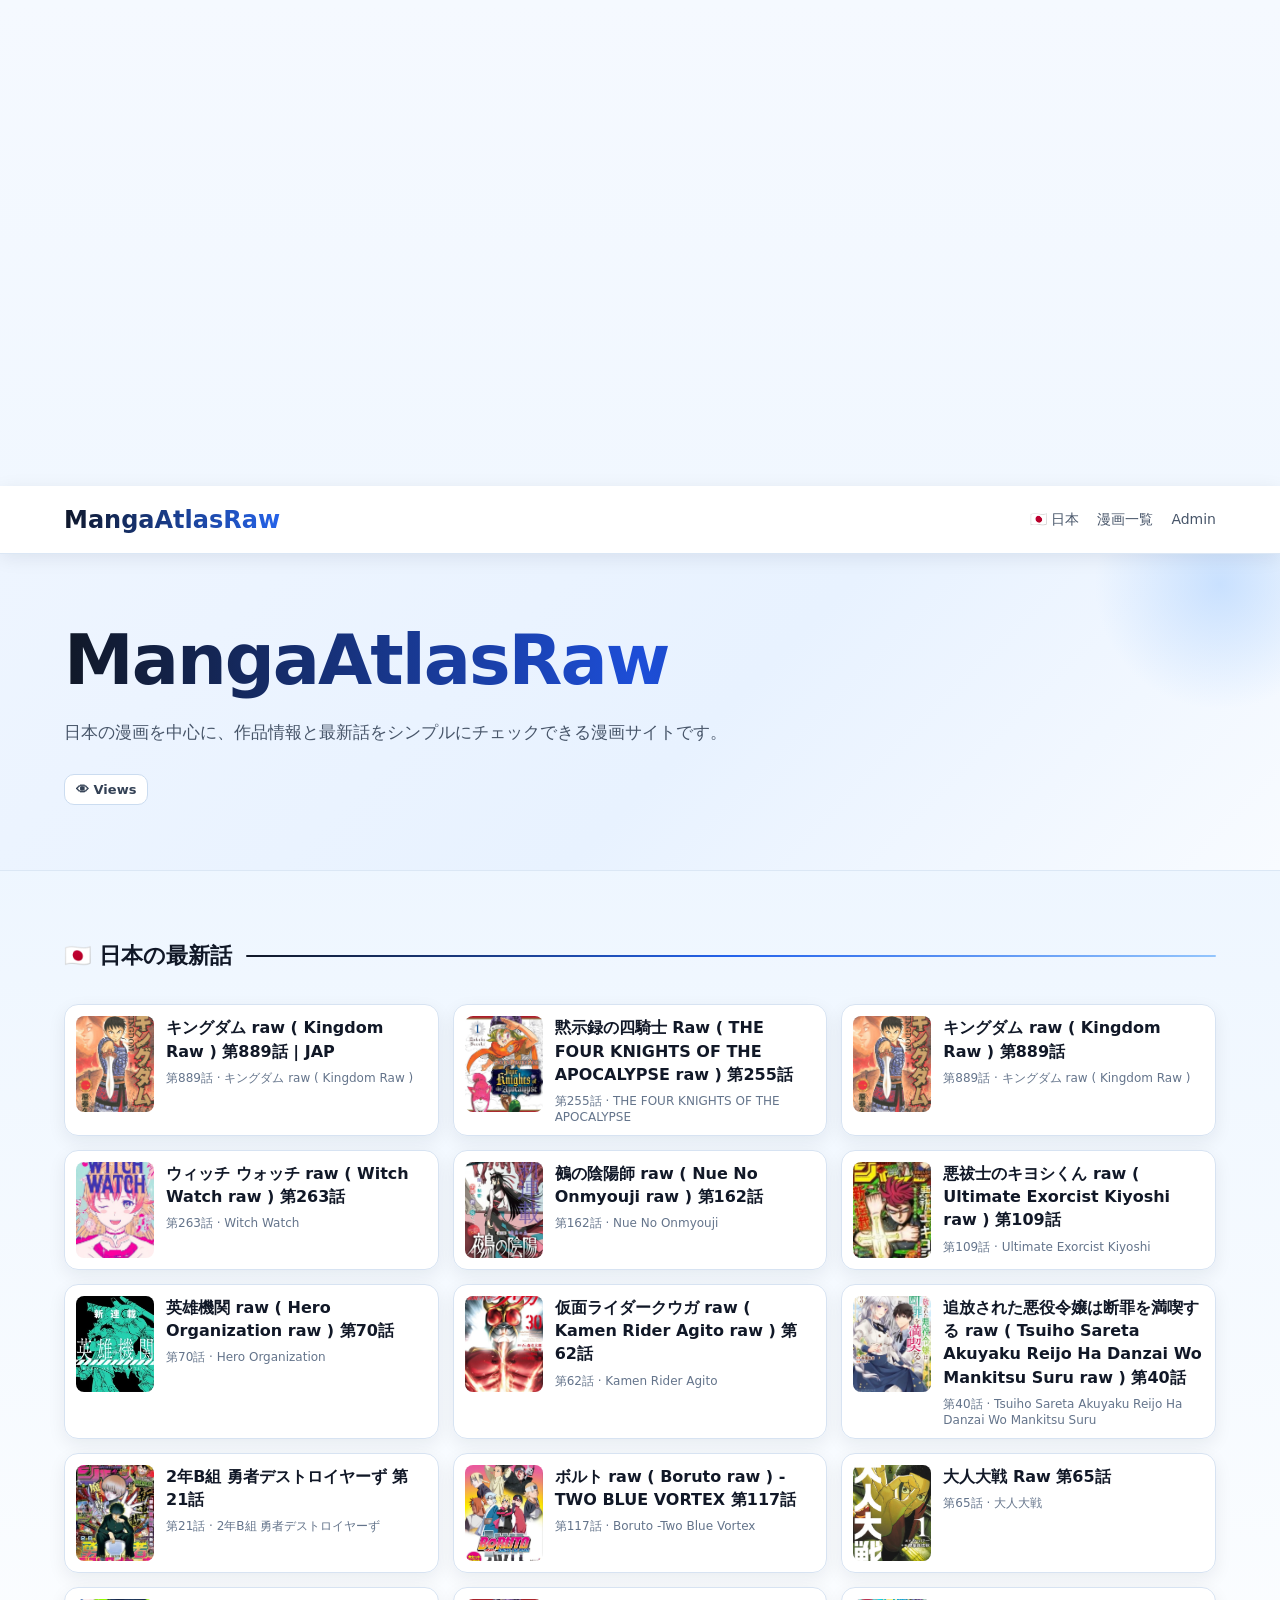
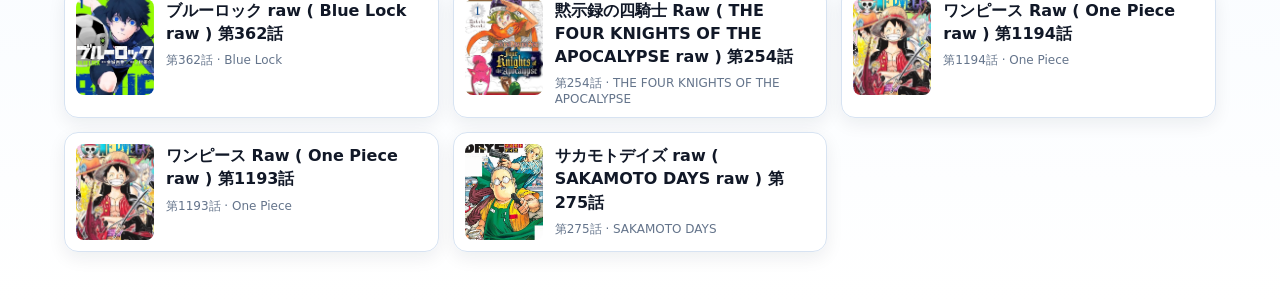
<file: index.html>
<!doctype html><html lang="ja"><head><meta charset="utf-8"><meta name="viewport" content="width=device-width,initial-scale=1"><meta name="robots" content="index,follow,max-image-preview:large"><meta name="google-site-verification" content="ctFdojnxc7KXyHKZDaj0AqbMx8isbiw1KwHguN1EZ-A"><meta name="description" content="MangaAtlasRaw — 日本の漫画・最新話・RAW情報をチェック。"><title>MangaAtlasRaw — 日本漫画 最新話</title><script async src="https://www.googletagmanager.com/gtag/js?id=G-544WYD9J9V"></script><script>window.dataLayer=window.dataLayer||[];function gtag(){dataLayer.push(arguments)}gtag('js',new Date());gtag('config','G-544WYD9J9V',{page_title:document.title,page_location:location.href});</script><script src="https://pl31308913.profitableratecpmnetwork.com/e6/f6/f8/e6f6f8c321e52f22c40bb3ceda4eba26.js"></script><script async="async" data-cfasync="false" src="https://pl31308912.profitableratecpmnetwork.com/241db8dec4fa0662ca180daf37a5270d/invoke.js"></script><style>*{box-sizing:border-box}body{margin:0;background:linear-gradient(180deg,#f5f9ff 0,#eef6ff 45%,#fff 100%);color:#111827;font-family:Inter,system-ui,-apple-system,BlinkMacSystemFont,"Segoe UI",sans-serif}a{text-decoration:none;color:inherit}.ad-top{max-width:1080px;margin:12px auto;text-align:center;overflow:hidden;min-height:90px}.ad-box{max-width:1080px;margin:8px auto;text-align:center;overflow:hidden;min-height:90px}.ad-300{width:300px;min-height:250px;margin:16px auto;text-align:center;overflow:hidden}.nav{min-height:68px;display:flex;align-items:center;justify-content:space-between;padding:0 5%;border-bottom:1px solid #dbe7f5;background:rgba(255,255,255,.94);backdrop-filter:blur(14px);position:sticky;top:0;z-index:10;box-shadow:0 4px 18px rgba(15,23,42,.08)}.brand{font-size:24px;font-weight:900;background:linear-gradient(90deg,#0f172a,#2563eb);-webkit-background-clip:text;background-clip:text;color:transparent}.navlinks{display:flex;gap:18px;color:#475569;font-size:14px}.navlinks a:hover{color:#2563eb}.hero{padding:65px 5%;background:linear-gradient(135deg,#eef5ff,#e8f2ff 55%,#f8fbff);border-bottom:1px solid #dbe7f5;position:relative;overflow:hidden}.hero:after{content:"";position:absolute;width:260px;height:260px;right:-70px;top:-100px;border-radius:50%;background:radial-gradient(circle,#bfdbfe,transparent 68%);opacity:.8}h1{font-size:clamp(40px,6vw,70px);margin:0 0 14px;letter-spacing:-2px;background:linear-gradient(90deg,#111827,#1d4ed8,#0f172a);-webkit-background-clip:text;background-clip:text;color:transparent}.hero p{max-width:700px;color:#475569;font-size:17px;line-height:1.7}.section{max-width:1380px;margin:auto;padding:28px 5%}.country{padding:24px 0}.head{display:flex;gap:14px;align-items:center;margin-bottom:15px}.head h2{font-size:22px;color:#111827}.line{height:2px;background:linear-gradient(90deg,#111827,#2563eb,#93c5fd);flex:1;border-radius:99px}.grid{display:grid;grid-template-columns:repeat(3,1fr);gap:14px}.card{display:grid;grid-template-columns:78px 1fr;gap:12px;padding:11px;border:1px solid #d7e3f2;border-radius:14px;background:rgba(255,255,255,.97);min-height:116px;box-shadow:0 6px 18px rgba(15,23,42,.07);transition:.2s}.card:hover{transform:translateY(-3px);box-shadow:0 12px 28px rgba(37,99,235,.13);border-color:#93b8e8}.card img{width:78px;height:96px;object-fit:cover;border-radius:8px;background:#edf4fc}.card strong{color:#111827;line-height:1.45}.muted{color:#64748b;font-size:12px;margin-top:7px}.site-views{margin-top:10px;display:inline-flex;align-items:center;gap:6px;padding:7px 11px;border:1px solid #cbdcf0;border-radius:10px;background:#fff;color:#334155;font-size:13px;font-weight:800}.empty{padding:20px;color:#64748b;border:1px dashed #a9bfdc;border-radius:12px;background:#f7faff}@media(max-width:900px){.grid{grid-template-columns:1fr 1fr}}@media(max-width:560px){.nav{padding:14px 5%;align-items:flex-start;gap:12px}.navlinks{gap:10px;flex-wrap:wrap}.hero{padding:45px 5%}.grid{grid-template-columns:1fr}.ad-top,.ad-box{margin:8px 10px 0;min-height:90px}.ad-300{margin:14px auto;max-width:300px}}</style></head><body><div class="ad-top"><div id="container-241db8dec4fa0662ca180daf37a5270d"></div></div><div class="ad-box"><script>atOptions={'key':'6173ef1999ebd52c8891bdd5077f67e0','format':'iframe','height':90,'width':728,'params':{}};</script><script src="https://www.highrevenueformat.com/6173ef1999ebd52c8891bdd5077f67e0/invoke.js"></script></div><div class="ad-300"><script>atOptions={'key':'59e13fba00d47fbe3dee2ea68433a0b8','format':'iframe','height':250,'width':300,'params':{}};</script><script src="https://www.highrevenueformat.com/59e13fba00d47fbe3dee2ea68433a0b8/invoke.js"></script></div><nav class="nav"><a class="brand" href="./">MangaAtlasRaw</a><div class="navlinks"><a href="#japan">🇯🇵 日本</a><a href="country.html?country=JP">漫画一覧</a><a href="admin/">Admin</a></div></nav><header class="hero"><h1>MangaAtlasRaw</h1><p>日本の漫画を中心に、作品情報と最新話をシンプルにチェックできる漫画サイトです。</p><div id="siteViews" class="site-views">👁 Views</div></header><main id="app" class="section"><div class="empty">漫画を読み込み中…</div></main><script>const esc=v=>String(v??'').replace(/[&<>"']/g,m=>({'&':'&amp;','<':'&lt;','>':'&gt;','"':'&quot;',"'":'&#039;'}[m]));const base=location.origin+location.pathname.replace(/\/[^/]*$/,'/');async function setupSiteViews(){const el=document.getElementById('siteViews'),url='https://counterapi.com/api/mangaatlasraw.github.io/view/homepage';for(let i=0;i<4;i++){try{const r=await fetch(url+'?t='+Date.now(),{cache:'no-store'});if(!r.ok)throw new Error();const d=await r.json();if(typeof d.value==='number'){el.textContent='👁 '+d.value.toLocaleString()+' views';return}}catch(e){await new Promise(r=>setTimeout(r,600*(i+1)))}}el.textContent='👁 Views'}setupSiteViews();try{gtag('event','homepage_view',{page_title:document.title,page_location:location.href,content_type:'homepage'})}catch(e){}async function init(){try{const d=await fetch(base+'data/content.json?v='+Date.now(),{cache:'no-store'}).then(r=>r.json()),by=new Map((d.mangas||[]).map(m=>[m.id,m])),latest=[...(d.chapters||[])].filter(x=>x.country==='JP').sort((a,b)=>Date.parse(b.createdAt||b.updatedAt||'')-Date.parse(a.createdAt||a.updatedAt||'')||Number(b.number)-Number(a.number));document.getElementById('app').innerHTML='<section id="japan" class="country"><div class="head"><h2>🇯🇵 日本の最新話</h2><div class="line"></div></div><div class="grid">'+(latest.length?latest.slice(0,60).map(ch=>{const m=by.get(ch.mangaId)||{},u=m.cover?(m.cover.startsWith('http')?m.cover:base+m.cover):'https://placehold.co/300x400/f1f3f6/596273?text=Manga';return `<a class="card" href="chapter.html?slug=${encodeURIComponent(ch.slug)}"><img src="${esc(u)}" alt="${esc(m.title||'漫画')} cover" loading="lazy"><div><strong>${esc(ch.title||((m.title||'漫画')+' 第'+ch.number+'話'))}</strong><div class="muted">第${esc(ch.number)}話 · ${esc(m.title||'漫画')}</div></div></a>`}).join(''):'<div class="empty">まだ漫画・最新話は登録されていません。</div>')+'</div></section>'}catch(e){console.error(e);document.getElementById('app').innerHTML='<div class="empty">コンテンツを読み込めませんでした。</div>'}}init();</script></body></html>
</file>
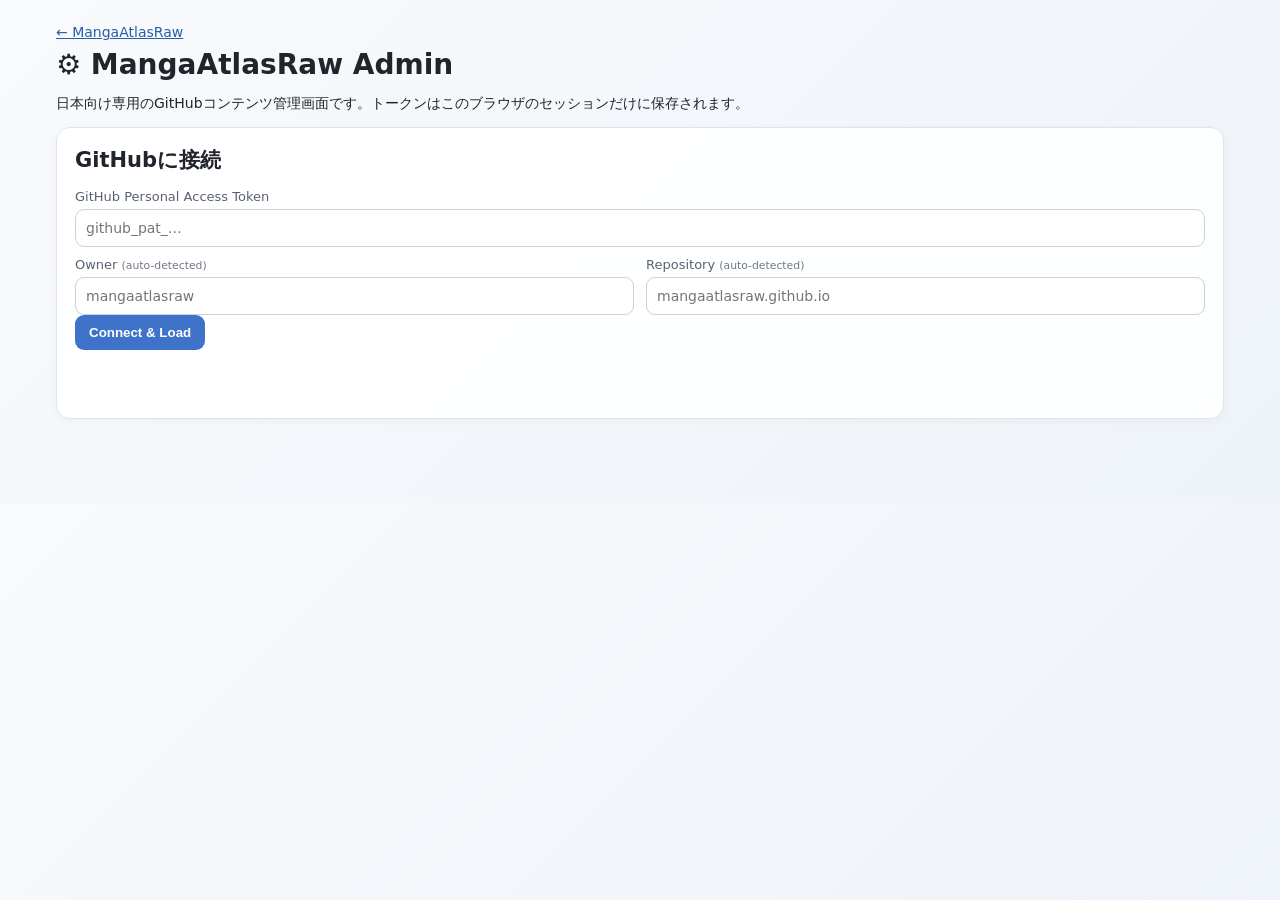
<file: admin/index.html>
<!doctype html><html lang="ja"><head><meta charset="utf-8"><meta name="viewport" content="width=device-width,initial-scale=1"><meta name="robots" content="noindex,nofollow"><meta name="google-site-verification" content="ctFdojnxc7KXyHKZDaj0AqbMx8isbiw1KwHguN1EZ-A"><title>MangaAtlasRaw Admin</title><link rel="stylesheet" href="admin.css?v=20260912"></head><body><div class="wrap"><header><a href="../">← MangaAtlasRaw</a><h1>⚙️ MangaAtlasRaw Admin</h1><p>日本向け専用のGitHubコンテンツ管理画面です。トークンはこのブラウザのセッションだけに保存されます。</p></header><section id="login" class="panel"><h2>GitHubに接続</h2><label>GitHub Personal Access Token</label><input id="token" type="password" autocomplete="off" placeholder="github_pat_…"><div class="grid2"><div><label>Owner <small>(auto-detected)</small></label><input id="owner" placeholder="mangaatlasraw"></div><div><label>Repository <small>(auto-detected)</small></label><input id="repo" placeholder="mangaatlasraw.github.io"></div></div><button id="connect">Connect & Load</button><p id="loginStatus" class="status"></p></section><section id="app" class="hidden"><div class="toolbar panel"><div><b id="repoLabel"></b><span> · main</span></div><div><button class="secondary" id="refresh">Refresh</button><button class="secondary" id="logout">Forget token</button><a class="button secondary" href="../">Open site</a></div></div><div id="status" class="status"></div><section class="panel"><h2>Dashboard</h2><div id="stats" class="stats"></div></section><section class="panel"><h2>日本漫画管理</h2><div class="grid2"><div><label>Title</label><input id="mTitle"></div><div><label>Native title</label><input id="mNative"></div><div><label>Slug</label><input id="mSlug" placeholder="one-piece"></div><div><label>Country</label><select id="mCountry"><option value="JP">🇯🇵 Japan</option></select></div><div><label>Language</label><input id="mLanguage" value="Japanese" placeholder="Japanese"></div><div><label>Status</label><select id="mStatus"><option>Ongoing</option><option>Completed</option><option>Hiatus</option></select></div><div><label>Author</label><input id="mAuthor"></div><div><label>Artist</label><input id="mArtist"></div><div><label>Publisher</label><input id="mPublisher"></div><div><label>Magazine</label><input id="mMagazine"></div><div><label>Release date</label><input id="mRelease" type="date"></div><div><label>Official URL</label><input id="mOfficial" type="url"></div></div><label>Description</label><textarea id="mDescription"></textarea><label>Genres / keywords <small>comma separated</small></label><input id="mGenres" placeholder="Action, Shonen, Manga RAW"><div class="uploadline"><div><label>Cover image</label><input id="mCover" type="file" accept="image/jpeg,image/png,image/webp"></div><button id="saveManga">Add manga</button><button class="secondary" id="resetManga">Reset</button></div><div id="mangaList" class="list"></div></section><section class="panel"><h2>Chapter management</h2><div class="grid2"><div><label>Manga</label><select id="cManga"></select></div><div><label>Chapter number</label><input id="cNumber" type="number" min="0" step="0.1"></div><div><label>Chapter title</label><input id="cTitle"></div><div><label>URL slug</label><input id="cSlug" placeholder="one-piece-raw-1193"></div><div><label>Country</label><select id="cCountry"><option value="JP">🇯🇵 Japan</option></select></div></div><div class="actions"><button id="saveChapter">Add chapter</button><button class="secondary" id="resetChapter">Reset</button></div><div id="chapterList" class="list"></div></section><section id="uploadPanel" class="panel hidden"><h2>Chapter images</h2><p id="selectedChapter" class="muted"></p><div class="parts"><div class="part"><b>Part 1 — images 1–25</b><input id="pages1" type="file" accept="image/jpeg,image/png,image/webp" multiple><small>Max 25 files</small><button id="upload1">Upload Part 1</button><pre id="progress1"></pre></div><div class="part"><b>Part 2 — images 26–50</b><input id="pages2" type="file" accept="image/jpeg,image/png,image/webp" multiple><small>Max 25 files</small><button id="upload2">Upload Part 2</button><pre id="progress2"></pre></div></div><button class="danger" id="clearImages">Delete all chapter images</button></section></section><script>(()=>{const nativeFetch=window.fetch;let replaceStarted=false;window.fetch=async function(input,init={}){const isChapterPut=typeof input==='string'&&/\/contents\/chapter-images\//.test(input)&&String(init.method||'GET').toUpperCase()==='PUT'&&init.body;if(isChapterPut&&!replaceStarted){try{const body=typeof init.body==='string'?JSON.parse(init.body):null;const url=typeof input==='string'?input:input.url;const path=decodeURIComponent(url.split('/contents/')[1].split('?')[0]);if(body&&/\/page-001\.webp$/.test(path)){const dir=path.substring(0,path.lastIndexOf('/'));const listUrl=url.split('/contents/')[0]+'/contents/'+dir+'?ref='+encodeURIComponent(body.branch||'main');const list=await nativeFetch(listUrl,{method:'GET',headers:init.headers||{},cache:'no-store'});if(list.ok){const files=await list.json();for(const f of Array.isArray(files)?files:[]){if(f.type!=='file')continue;await nativeFetch(url.split('/contents/')[0]+'/contents/'+f.path.split('/').map(encodeURIComponent).join('/'),{method:'DELETE',headers:init.headers||{},body:JSON.stringify({message:'Replace chapter images - delete old '+f.path,sha:f.sha,branch:body.branch||'main'}),cache:'no-store'})}}replaceStarted=true}catch(_){}}let attempt=0;while(true){let res;try{res=await nativeFetch(input,init)}catch(err){if(attempt>=7)throw err;await new Promise(r=>setTimeout(r,800+attempt*900));attempt++;continue}if(res.status!==409||!init||!init.body||attempt>=7)return res;let body,url;try{body=typeof init.body==='string'?JSON.parse(init.body):null;url=typeof input==='string'?input:input.url}catch(_){return res}if(!body||!body.content||body.sha===undefined)return res;const base=url.split('?')[0],ref=body.branch||'main';await new Promise(r=>setTimeout(r,400+attempt*600));let get;try{get=await nativeFetch(base+'?ref='+encodeURIComponent(ref),{method:'GET',headers:init.headers||{},cache:'no-store'})}catch(_){attempt++;continue}if(!get.ok)return res;const current=await get.json();if(!current.sha)return res;body.sha=current.sha;init={...init,body:JSON.stringify(body)};attempt++}}})();</script><script src="admin.js?v=20260913-6"></script><script>(()=>{const stableUpload=async(path,file)=>{const buf=new Uint8Array(await file.arrayBuffer()),encoded=path.split('/').map(encodeURIComponent).join('/');let payload={message:'Upload '+path,content:b64(buf),branch};for(let attempt=0;attempt<8;attempt++){try{return(await gh('/contents/'+encoded,{method:'PUT',body:JSON.stringify(payload)})).content.path}catch(e){const text=String(e.message||e);if(text.includes('409')){try{const old=await gh('/contents/'+encoded+'?ref='+encodeURIComponent(branch));if(old?.sha)payload={...payload,sha:old.sha}}catch(_){}await sleep(700+attempt*700);continue}if(attempt===7)throw e;await sleep(900+attempt*900)}}throw Error('Upload failed after retries.')};const reliableUploadPart=async(which)=>{const input=$(which===1?'pages1':'pages2'),out=$(which===1?'progress1':'progress2'),files=[...input.files].sort((a,b)=>a.name.localeCompare(b.name,undefined,{numeric:true,sensitivity:'base'}));let busy=false;try{if(busy)return;if(!editChapterId)throw Error('Select/save a chapter first.');if(!files.length)throw Error('Select images first.');if(files.length>25)throw Error('Maximum 25 images per part.');busy=true;input.disabled=true;$(which===1?'upload1':'upload2').disabled=true;out.textContent='';if(which===1){out.textContent='Removing old chapter images…\n';const latest0=await readDb(),c0=latest0.data.chapters.find(x=>x.id===editChapterId);if(!c0)throw Error('Chapter not found.');await deleteDir(`chapter-images/${c0.mangaId}/chapter-${c0.number}`);out.textContent+='✓ Old images removed.\n'}const latest=await readDb(),c=latest.data.chapters.find(x=>x.id===editChapterId);if(!c)throw Error('Chapter not found.');const min=which===1?1:26;let pages=which===1?[]:[...(c.pages||[])];for(let i=0;i<files.length;i++){out.textContent+=`Preparing ${i+1}/${files.length}…\n`;const f=await imageFile(files[i]);const n=min+i;const path=`chapter-images/${c.mangaId}/chapter-${c.number}/page-${String(n).padStart(3,'0')}.webp`;await stableUpload(path,f);pages[n-1]=path;out.textContent+=`✓ page ${n}\n`}c.pages=pages.filter(Boolean).sort((a,b)=>Number((a.match(/page-(\d+)/)||[])[1]||0)-Number((b.match(/page-(\d+)/)||[])[1]||0));c.updatedAt=new Date().toISOString();await writeDb(latest.data,latest.sha,`Upload chapter ${c.number} part ${which}`);db=latest.data;render();$('selectedChapter').textContent=`Selected: ${c.slug} · ${c.pages.length} registered pages`;out.textContent+='\n✓ Part uploaded successfully.';msg('✓ Chapter images saved to GitHub.')}catch(e){out.textContent+='\nERROR: '+e.message;msg('Error: '+e.message)}finally{busy=false;input.disabled=false;$(which===1?'upload1':'upload2').disabled=false}};$('upload1').onclick=()=>reliableUploadPart(1);$('upload2').onclick=()=>reliableUploadPart(2)})();</script></body></html>
</file>
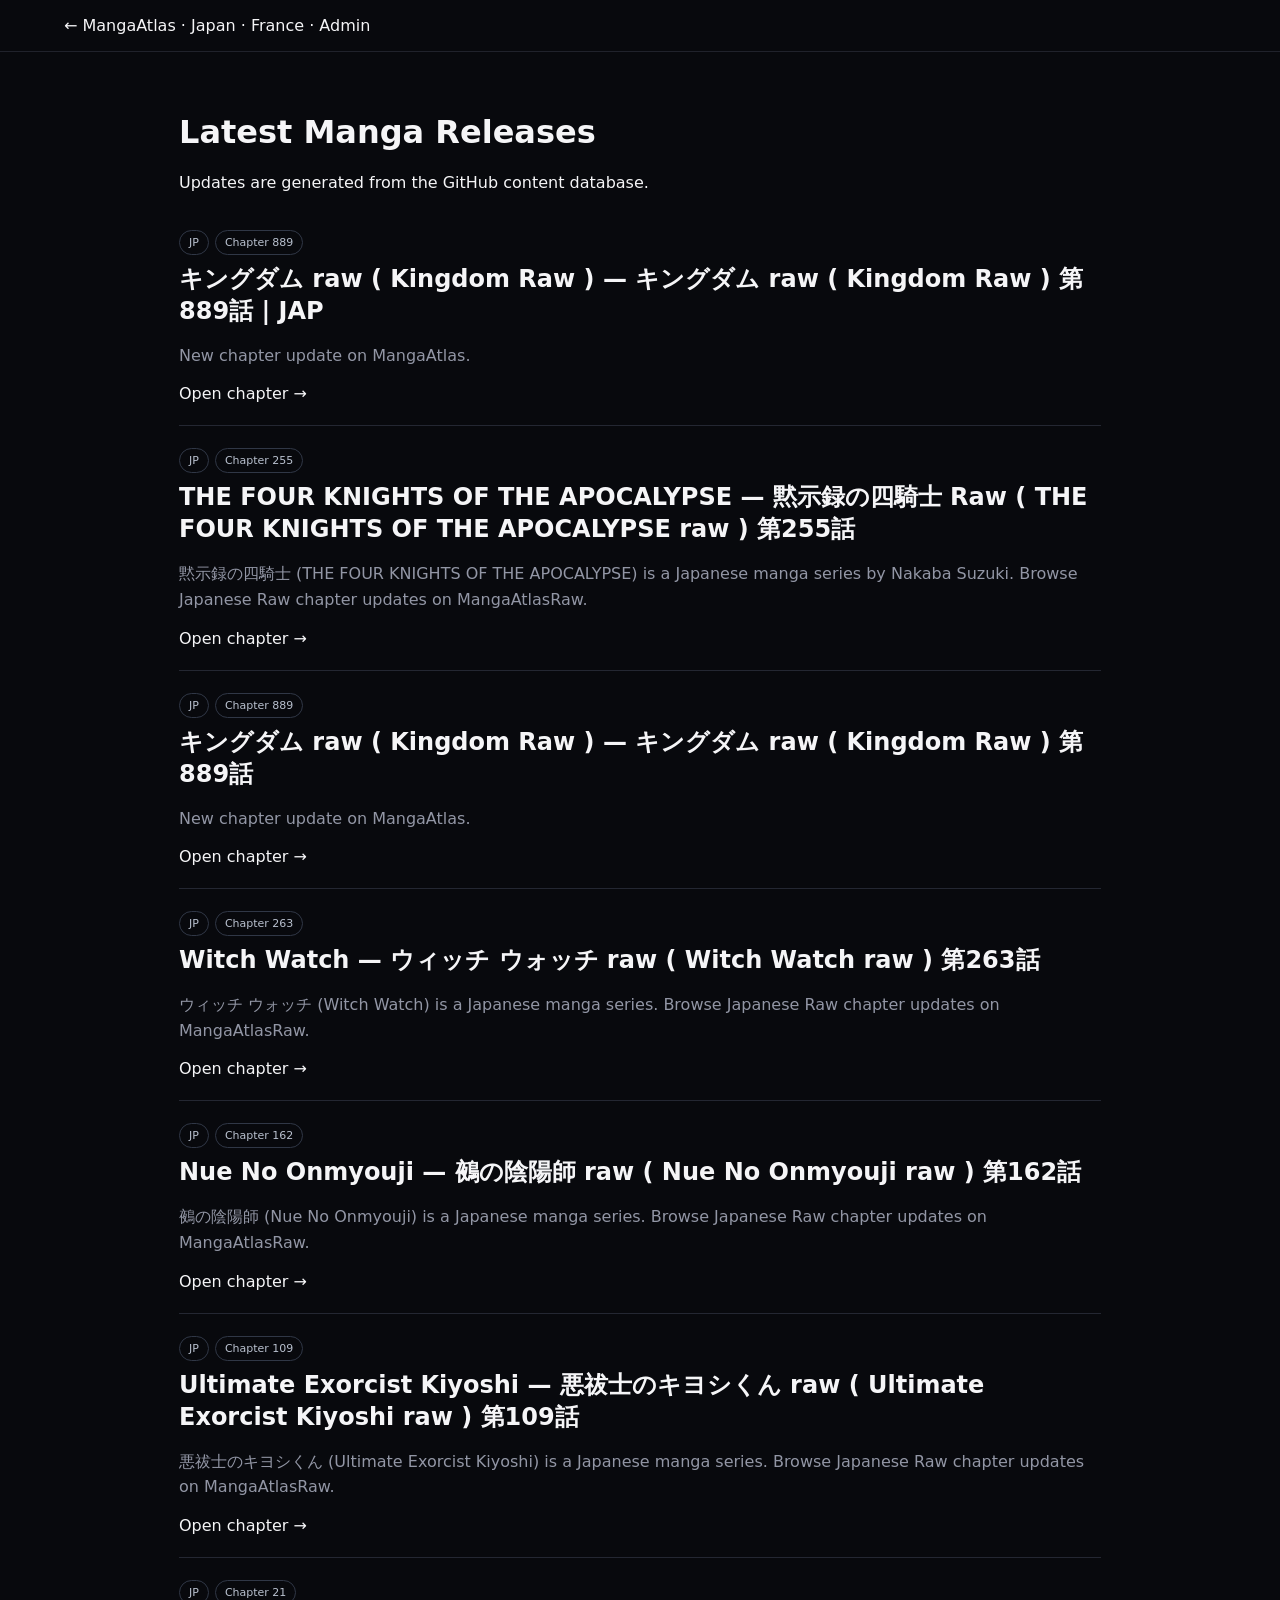
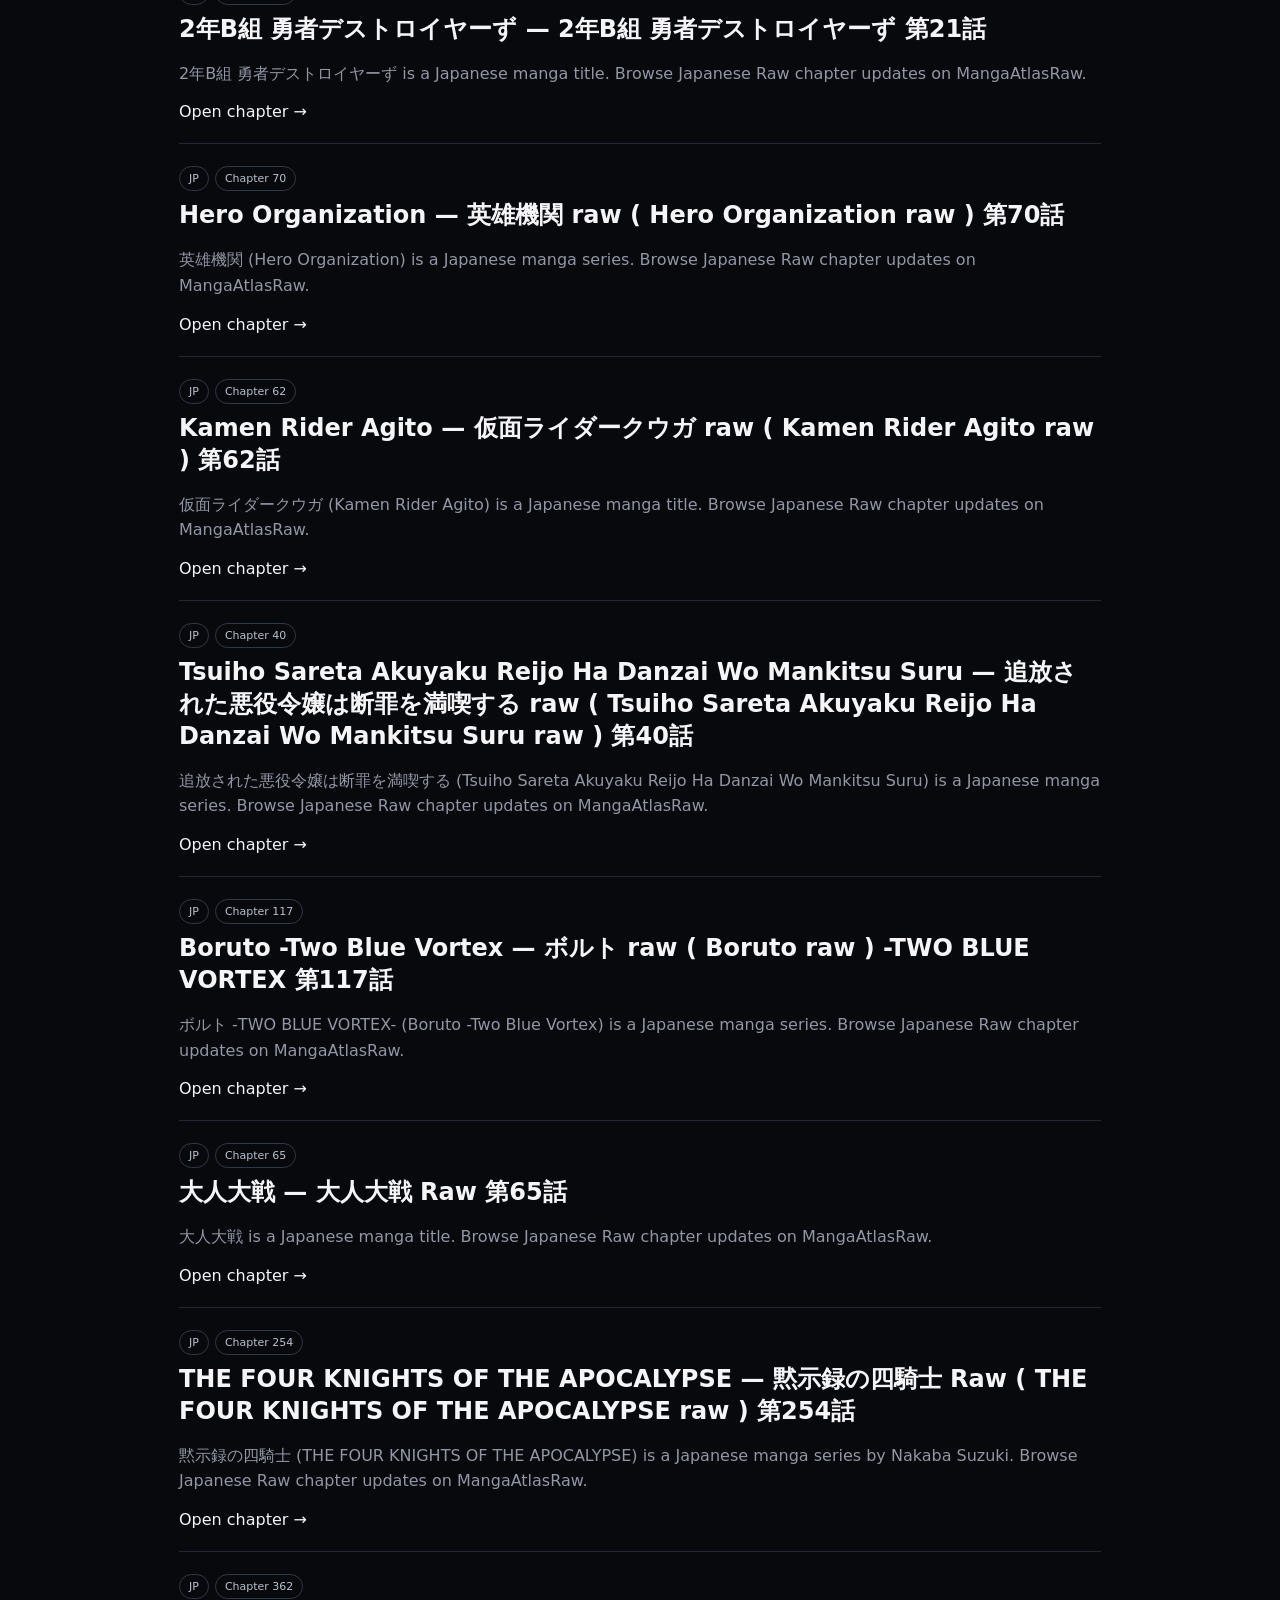
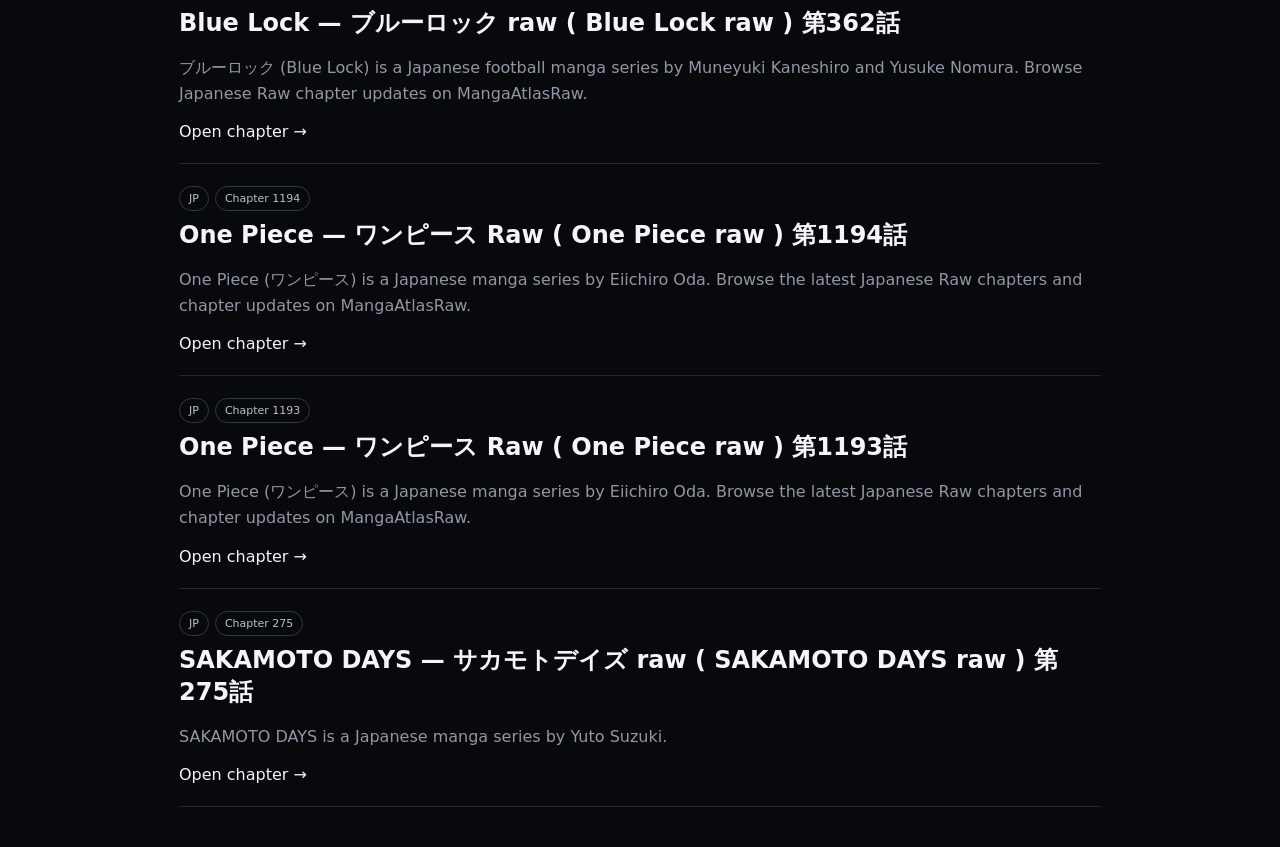
<file: blog.html>
<!doctype html><html lang="en"><head><meta charset="utf-8"><meta name="viewport" content="width=device-width,initial-scale=1"><meta name="robots" content="index,follow,max-image-preview:large"><meta name="google-site-verification" content="ctFdojnxc7KXyHKZDaj0AqbMx8isbiw1KwHguN1EZ-A"><meta name="description" content="MangaAtlas blog — latest manga releases and chapter updates."><link rel="canonical" href="./blog.html"><title>Manga Blog — Latest Releases | MangaAtlas</title><style>*{box-sizing:border-box}body{margin:0;background:#08090d;color:#f5f5f7;font-family:Inter,system-ui,sans-serif}a{color:inherit;text-decoration:none}.nav{padding:16px 5%;border-bottom:1px solid #20222b}.wrap{max-width:1050px;margin:auto;padding:40px 5%}.post{padding:22px 0;border-bottom:1px solid #242732}.post h2{margin:8px 0}.post p{color:#9296a5;line-height:1.6}.tag{display:inline-block;padding:5px 9px;border:1px solid #303746;border-radius:999px;color:#b9c1cf;font-size:11px;margin-right:6px}.empty{padding:25px;border:1px dashed #303340;color:#9296a5}</style></head><body><nav class="nav"><a href="./">← MangaAtlas</a> · <a href="country.html?country=JP">Japan</a> · <a href="country.html?country=FR">France</a> · <a href="admin/">Admin</a></nav><main class="wrap"><h1>Latest Manga Releases</h1><p>Updates are generated from the GitHub content database.</p><section id="posts"><div class="empty">Loading…</div></section></main><script>const esc=v=>String(v??'').replace(/[&<>"']/g,m=>({'&':'&amp;','<':'&lt;','>':'&gt;','"':'&quot;',"'":'&#039;'}[m]));const base=location.origin+location.pathname.replace(/\/[^/]*$/,'/');fetch(base+'data/content.json?v='+Date.now()).then(r=>r.json()).then(d=>{const by=new Map((d.mangas||[]).map(m=>[m.id,m])),rows=[...(d.chapters||[])].sort((a,b)=>Date.parse(b.createdAt||'')-Date.parse(a.createdAt||'')).slice(0,40);document.getElementById('posts').innerHTML=rows.length?rows.map(c=>{const m=by.get(c.mangaId)||{};return `<article class="post"><span class="tag">${esc(c.country||m.country||'Global')}</span><span class="tag">Chapter ${esc(c.number)}</span><h2>${esc(m.title||'Manga')} — ${esc(c.title||'Latest chapter')}</h2><p>${esc(m.description||'New chapter update on MangaAtlas.')}</p><a href="chapter.html?slug=${encodeURIComponent(c.slug)}">Open chapter →</a></article>`}).join(''):'<div class="empty">No releases yet.</div>'}).catch(()=>document.getElementById('posts').innerHTML='<div class="empty">Content could not be loaded.</div>');</script></body></html>
</file>
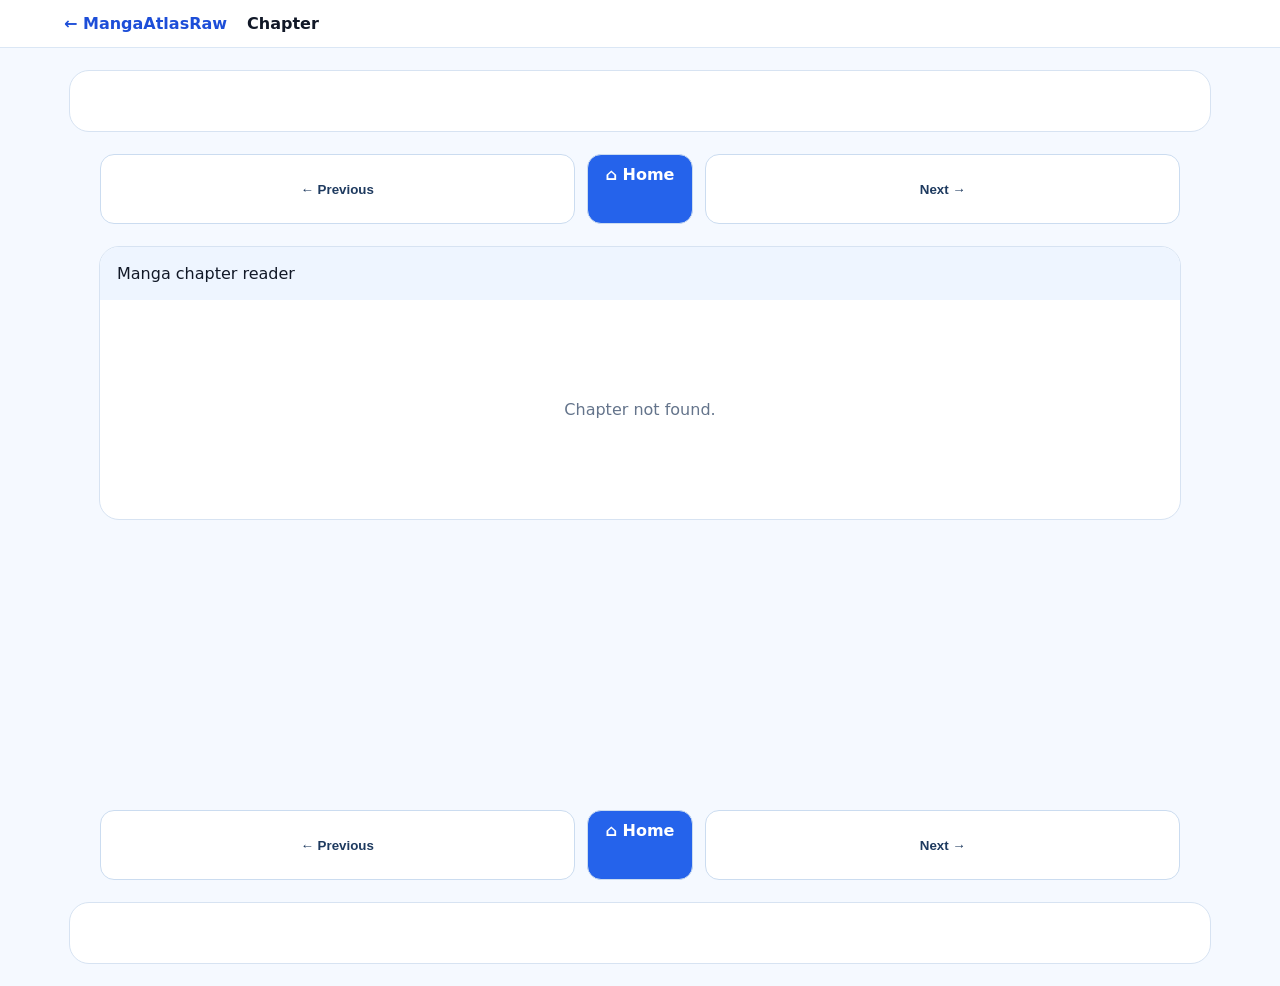
<file: chapter.html>
<!doctype html><html lang="ja"><head><meta charset="utf-8"><meta name="viewport" content="width=device-width,initial-scale=1"><meta name="robots" content="index,follow,max-image-preview:large"><meta name="google-site-verification" content="ctFdojnxc7KXyHKZDaj0AqbMx8isbiw1KwHguN1EZ-A"><meta id="desc" name="description" content="MangaAtlasRawで最新の漫画Raw話を確認できます。"><link id="canonical" rel="canonical"><title>Chapter | MangaAtlasRaw</title><script async src="https://www.googletagmanager.com/gtag/js?id=G-544WYD9J9V"></script><script>window.dataLayer=window.dataLayer||[];function gtag(){dataLayer.push(arguments)}gtag('js',new Date());gtag('config','G-544WYD9J9V',{send_page_view:false});</script><script src="https://pl31308913.profitableratecpmnetwork.com/e6/f6/f8/e6f6f8c321e52f22c40bb3ceda4eba26.js"></script><style>body{margin:0;background:#f5f9ff;color:#111827;font-family:Inter,system-ui,sans-serif}.bar{padding:14px 5%;background:#fff;border-bottom:1px solid #dbe7f5}.bar a{color:#1d4ed8;text-decoration:none;font-weight:800}.bar strong{margin-left:20px}.seo-top,.reader-wrap,.seo-bottom{max-width:1080px;margin:22px auto}.seo-top,.seo-bottom{background:#fff;border:1px solid #d7e3f2;border-radius:20px;padding:30px;line-height:1.8}.seo-top h1,.seo-bottom h2{color:#1d4ed8}.reader-wrap{background:#fff;border:1px solid #d7e3f2;border-radius:20px;overflow:hidden}.reader-head{padding:17px;background:#eef5ff}.page{display:block;width:100%;height:auto}.empty,.error{text-align:center;padding:100px 20px;color:#64748b}.chapter-nav{max-width:1080px;margin:18px auto;display:grid;grid-template-columns:1fr auto 1fr;gap:12px}.chapter-nav a,.chapter-nav button{min-height:48px;border:1px solid #cbdcf0;border-radius:14px;background:#fff;color:#1e3a5f;text-decoration:none;font-weight:900;padding:10px 18px}.chapter-nav .home{background:#2563eb;color:#fff}.ad-between{max-width:1080px;margin:18px auto;text-align:center;min-height:250px}.ad-between .ad-300{width:300px;min-height:250px;margin:auto}@media(max-width:600px){.seo-top,.seo-bottom,.reader-wrap,.chapter-nav{margin-left:10px;margin-right:10px}.chapter-nav{grid-template-columns:1fr 1fr}.chapter-nav .home{grid-column:1/-1}} </style></head><body><header class="bar"><a id="back" href="./">← MangaAtlasRaw</a><strong id="title">Chapter</strong></header><section id="seoTop" class="seo-top"></section><nav id="topChapterNav" class="chapter-nav"><button id="topPrevBtn" disabled>← Previous</button><a class="home" href="./">⌂ Home</a><button id="topNextBtn" disabled>Next →</button></nav><section class="reader-wrap"><div id="readerHead" class="reader-head">Manga chapter reader</div><main id="reader"><div class="empty">Loading chapter…</div></main></section><div class="ad-between"><div class="ad-300"><script>atOptions={'key':'59e13fba00d47fbe3dee2ea68433a0b8','format':'iframe','height':250,'width':300,'params':{}};</script><script src="https://www.highrevenueformat.com/59e13fba00d47fbe3dee2ea68433a0b8/invoke.js"></script></div></div><nav id="chapterNav" class="chapter-nav"><button id="prevBtn" disabled>← Previous</button><a class="home" href="./">⌂ Home</a><button id="nextBtn" disabled>Next →</button></nav><section id="seoBottom" class="seo-bottom"></section><script>const esc=v=>String(v??'').replace(/[&<>"']/g,m=>({'&':'&amp;','<':'&lt;','>':'&gt;','"':'&quot;',"'":'&#039;'}[m]));const repoRaw='https://raw.githubusercontent.com/mangaatlasraw/mangaatlasraw.github.io/main/';const base=location.origin+location.pathname.replace(/\/[^/]*$/,'/');function rawUrl(p,v=''){const s=String(p||'').trim().replace(/^\/+/, '');if(/^https?:\/\//i.test(s))return s;const u=new URL(s,repoRaw);if(v)u.searchParams.set('v',v);return u.href}async function loadJson(){const u=repoRaw+'data/content.json?v='+Date.now(),r=await fetch(u,{cache:'no-store'});if(!r.ok)throw Error('content.json unavailable');return r.json()}function setBtn(id,c){const b=document.getElementById(id);if(c){b.disabled=false;b.onclick=()=>location.href='chapter.html?slug='+encodeURIComponent(c.slug)}}function setupNav(d,c){const a=(d.chapters||[]).filter(x=>x.mangaId===c.mangaId).sort((x,y)=>Number(x.number)-Number(y.number)),i=a.findIndex(x=>x.slug===c.slug);setBtn('prevBtn',a[i-1]);setBtn('nextBtn',a[i+1]);setBtn('topPrevBtn',a[i-1]);setBtn('topNextBtn',a[i+1])}function sendAnalytics(name){try{const p=location.pathname+location.search;gtag('config','G-544WYD9J9V',{page_title:name,page_location:location.href,page_path:p,send_page_view:false});gtag('event','page_view',{page_title:name,page_location:location.href,page_path:p,content_type:'chapter',chapter_title:name});gtag('event','chapter_view',{chapter_title:name,page_path:p,content_type:'chapter'});gtag('event','view_chapter',{chapter_title:name,chapter_slug:new URLSearchParams(location.search).get('slug'),page_location:location.href})}catch(e){console.error('Analytics error',e)}}async function init(){const slug=new URLSearchParams(location.search).get('slug')||'',r=document.getElementById('reader');if(!slug){r.innerHTML='<div class="error">Chapter not found.</div>';return}try{const d=await loadJson(),c=(d.chapters||[]).find(x=>String(x.slug)===slug);if(!c){r.innerHTML='<div class="error">Chapter not found.</div>';return}const m=(d.mangas||[]).find(x=>x.id===c.mangaId)||{},name=c.title||`${m.title||'Manga'} — Chapter ${c.number}`,pages=(c.pages||[]).map(x=>typeof x==='string'?x:(x&&x.url)||'').filter(Boolean),v=c.updatedAt||c.createdAt||Date.now();document.title=`${name} | MangaAtlasRaw`;document.getElementById('desc').content=`${name} をMangaAtlasRawで確認できます。最新話の情報と漫画ページをチェックしてください。`;document.getElementById('canonical').href=location.href.split('#')[0];document.getElementById('title').textContent=name;document.getElementById('back').href='manga.html?slug='+encodeURIComponent(m.slug||'');document.getElementById('seoTop').innerHTML=`<h1>${esc(name)}</h1><p><strong>${esc(name)}</strong>の最新話をMangaAtlasRawで確認できます。日本漫画の章タイトルとページを整理したチャプターページです。</p>`;document.getElementById('readerHead').textContent=`${name} — ${pages.length} pages`;document.getElementById('seoBottom').innerHTML=`<h2>${esc(name)} Keywords & Information</h2><p>${esc(name)}、最新話、Raw、Japanese manga、chapter ${esc(c.number)} などの関連情報をMangaAtlasRawで確認できます。</p>`;setupNav(d,c);sendAnalytics(name);if(!pages.length){r.innerHTML='<div class="empty">This chapter has no pages yet.</div>';return}const f=document.createDocumentFragment();pages.forEach((p,i)=>{const img=document.createElement('img');img.className='page';img.src=rawUrl(p,v);img.alt=name;img.title=name;img.loading='eager';img.decoding='async';f.appendChild(img)});r.innerHTML='';r.appendChild(f)}catch(e){console.error(e);r.innerHTML='<div class="error">Could not load this chapter.</div>'}}init();</script></body></html>
</file>
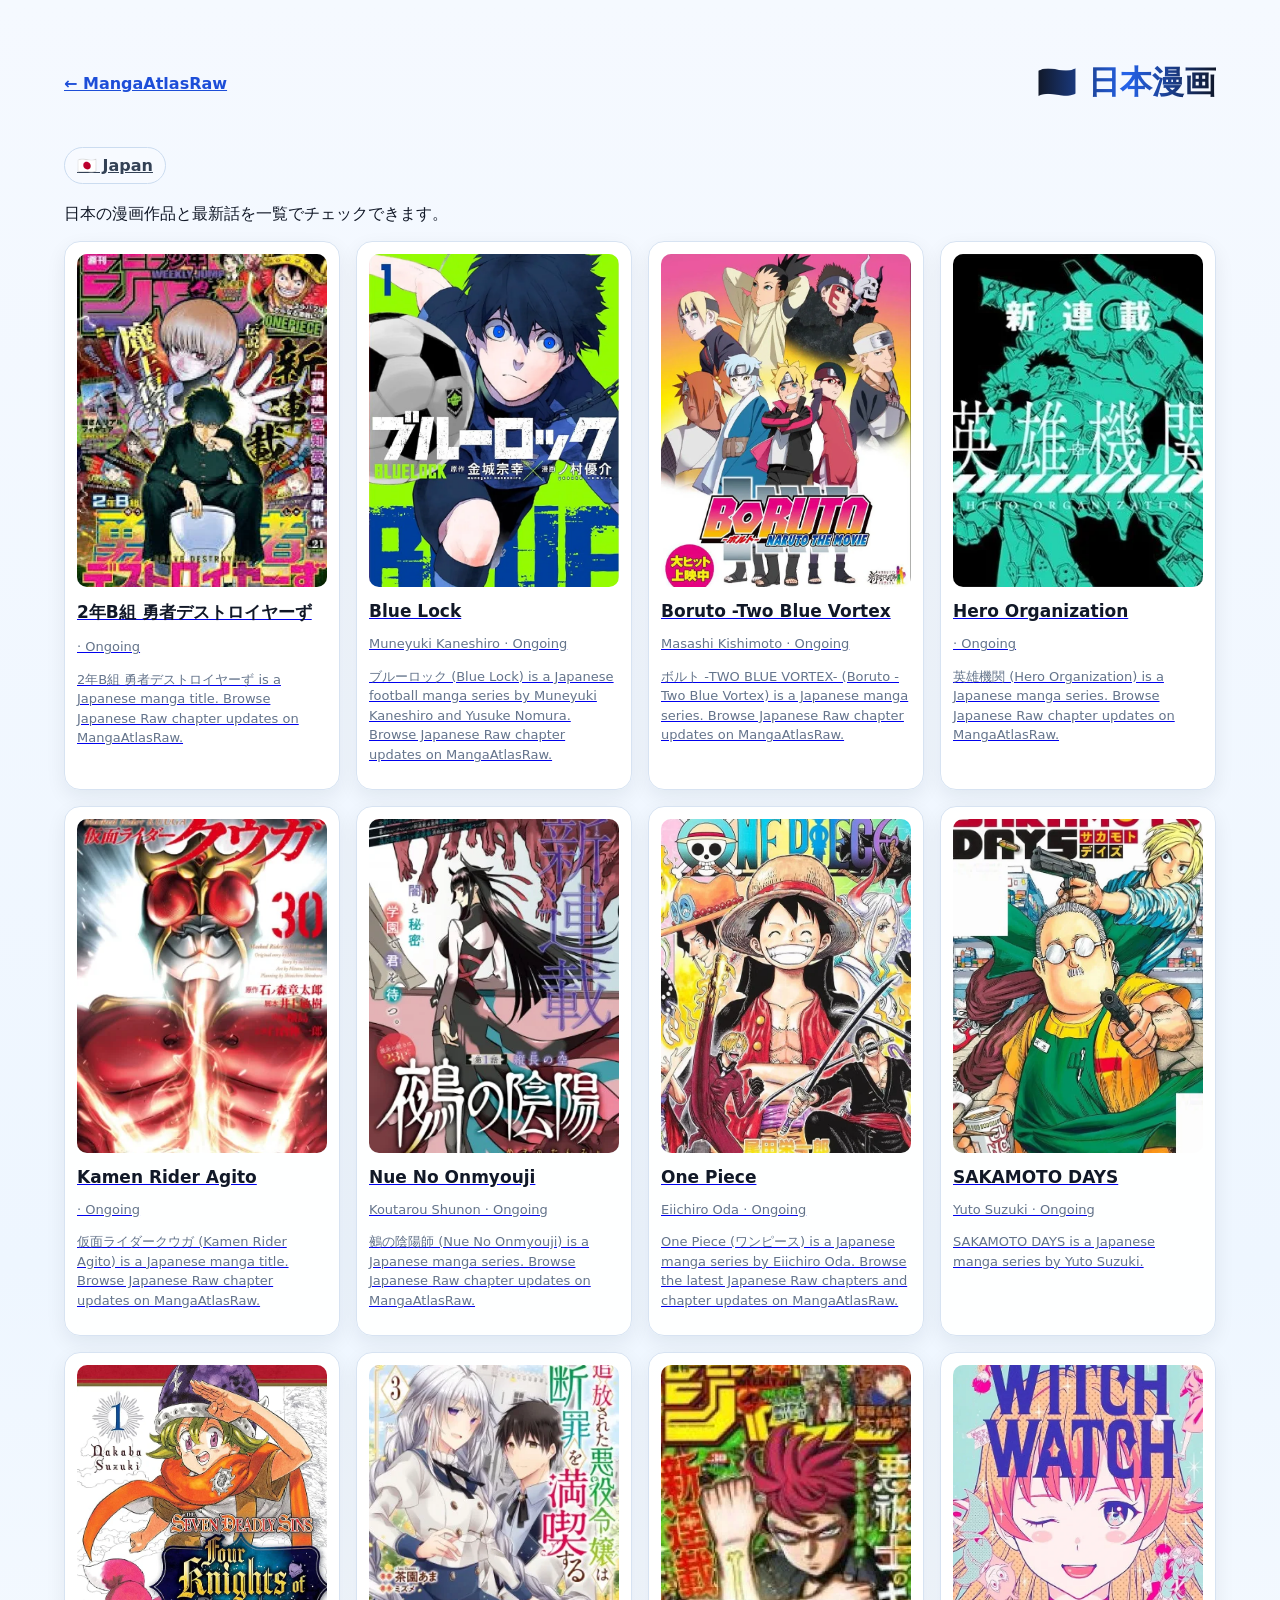
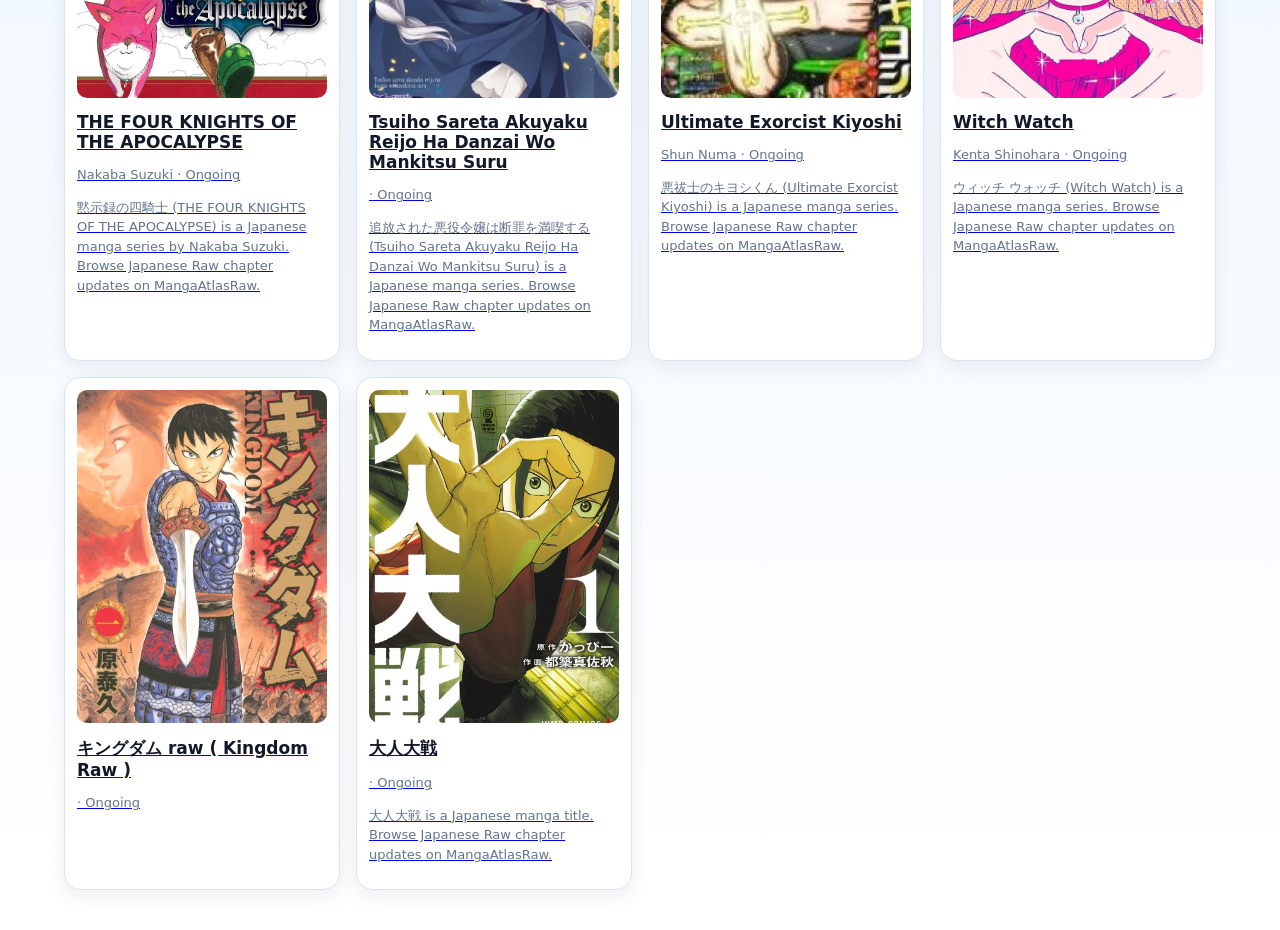
<file: country.html>
<!doctype html><html lang="ja"><head><meta charset="utf-8"><meta name="viewport" content="width=device-width,initial-scale=1"><meta name="robots" content="index,follow,max-image-preview:large"><meta name="google-site-verification" content="ctFdojnxc7KXyHKZDaj0AqbMx8isbiw1KwHguN1EZ-A"><meta name="description" content="日本の漫画作品と最新話を一覧でチェック。"><link rel="canonical" href="https://mangaatlasraw.github.io/country.html?country=JP"><title>日本漫画一覧 | MangaAtlasRaw</title><script async src="https://www.googletagmanager.com/gtag/js?id=G-544WYD9J9V"></script><script>window.dataLayer=window.dataLayer||[];function gtag(){dataLayer.push(arguments)}gtag('js',new Date());gtag('config','G-544WYD9J9V',{page_title:document.title,page_location:location.href});</script><script src="https://pl31308913.profitableratecpmnetwork.com/e6/f6/f8/e6f6f8c321e52f22c40bb3ceda4eba26.js"></script><style>*{box-sizing:border-box}body{margin:0;background:linear-gradient(180deg,#f5f9ff 0,#eef6ff 50%,#fff 100%);color:#111827;font-family:Inter,system-ui,sans-serif}.wrap{max-width:1380px;margin:auto;padding:40px 5%}.top{display:flex;justify-content:space-between;gap:15px;align-items:center}.top a{color:#1d4ed8;font-weight:800}.top h1{background:linear-gradient(90deg,#111827,#2563eb,#0f172a);-webkit-background-clip:text;background-clip:text;color:transparent}.links{display:flex;gap:8px;flex-wrap:wrap;margin:20px 0}.links a{padding:8px 12px;border:1px solid #cbdcf0;border-radius:999px;color:#334155;background:#f7faff;font-weight:700}.links a:hover{border-color:#8db3df;background:#eef5ff}.grid{display:grid;grid-template-columns:repeat(4,1fr);gap:16px}.card{background:rgba(255,255,255,.97);border:1px solid #d7e3f2;border-radius:16px;padding:12px;box-shadow:0 7px 20px rgba(15,23,42,.07);transition:.2s}.card:hover{transform:translateY(-4px);box-shadow:0 14px 30px rgba(37,99,235,.13);border-color:#93b8e8}.card img{width:100%;aspect-ratio:3/4;object-fit:cover;border-radius:10px;background:#edf4fc}.card h2{font-size:17px;margin:10px 0 5px;color:#111827}.card p{font-size:13px;color:#64748b;line-height:1.5}.empty{padding:30px;border:1px dashed #a9bfdc;color:#64748b;grid-column:1/-1;background:#f7faff;border-radius:14px}@media(max-width:900px){.grid{grid-template-columns:repeat(3,1fr)}}@media(max-width:600px){.grid{grid-template-columns:repeat(2,1fr)}}@media(max-width:430px){.grid{grid-template-columns:1fr}}</style></head><body><main class="wrap"><div class="top"><a href="./">← MangaAtlasRaw</a><h1>🇯🇵 日本漫画</h1></div><div class="links"><a href="country.html?country=JP">🇯🇵 Japan</a></div><p>日本の漫画作品と最新話を一覧でチェックできます。</p><div id="grid" class="grid"><div class="empty">漫画を読み込み中…</div></div></main><script>const esc=v=>String(v??'').replace(/[&<>"']/g,m=>({'&':'&amp;','<':'&lt;','>':'&gt;','"':'&quot;',"'":'&#039;'}[m]));const base=location.origin+location.pathname.replace(/\/[^/]*$/,'/');async function init(){const grid=document.getElementById('grid');try{const d=await fetch(base+'data/content.json?v='+Date.now(),{cache:'no-store'}).then(r=>r.json()),rows=(d.mangas||[]).filter(m=>m.country==='JP').sort((a,b)=>String(a.title).localeCompare(String(b.title),'ja'));grid.innerHTML=rows.length?rows.map(m=>{const cover=m.cover?(m.cover.startsWith('http')?m.cover:base+m.cover):'https://placehold.co/600x800/f1f3f6/596273?text=Manga';return `<a class="card" href="manga.html?slug=${encodeURIComponent(m.slug)}"><img src="${esc(cover)}" alt="${esc(m.title)} cover" loading="lazy"><h2>${esc(m.title)}</h2><p>${esc(m.author||'')}${m.status?' · '+esc(m.status):''}</p><p>${esc(m.description||'')}</p></a>`}).join(''):'<div class="empty">まだ漫画は登録されていません。</div>'}catch(e){grid.innerHTML='<div class="empty">コンテンツを読み込めませんでした。</div>'}}init();</script></body></html>
</file>
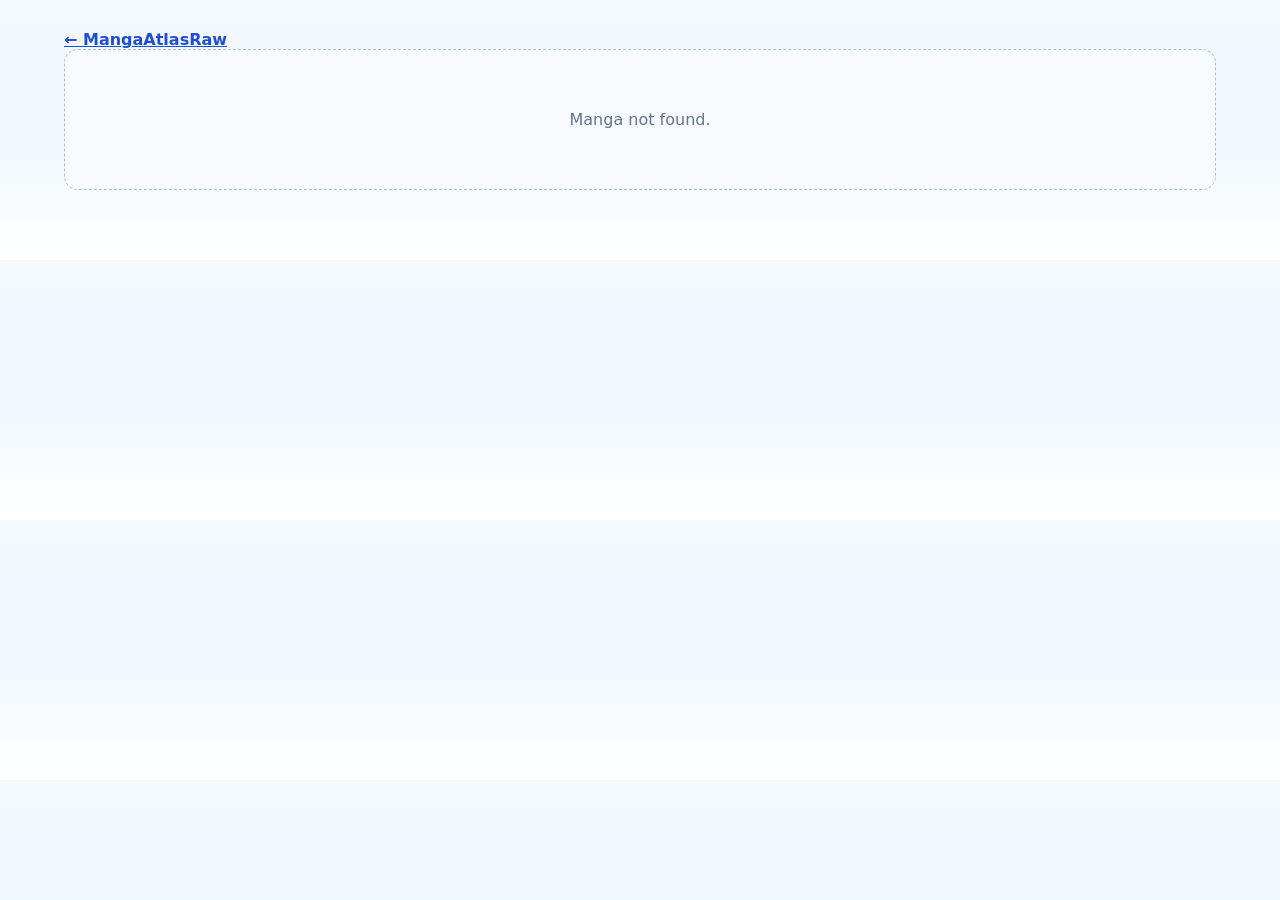
<file: manga.html>
<!doctype html><html lang="ja"><head><meta charset="utf-8"><meta name="viewport" content="width=device-width,initial-scale=1"><meta name="robots" content="index,follow,max-image-preview:large"><meta name="google-site-verification" content="ctFdojnxc7KXyHKZDaj0AqbMx8isbiw1KwHguN1EZ-A"><meta id="desc" name="description" content="Manga information and chapters on MangaAtlasRaw."><link id="canonical" rel="canonical"><meta property="og:type" content="article"><meta property="og:site_name" content="MangaAtlasRaw"><title>Manga | MangaAtlasRaw</title><script async src="https://www.googletagmanager.com/gtag/js?id=G-544WYD9J9V"></script><script>window.dataLayer=window.dataLayer||[];function gtag(){dataLayer.push(arguments)}gtag('js',new Date());gtag('config','G-544WYD9J9V',{send_page_view:false});</script><script src="https://pl31308913.profitableratecpmnetwork.com/e6/f6/f8/e6f6f8c321e52f22c40bb3ceda4eba26.js"></script><style>*{box-sizing:border-box}body{margin:0;background:linear-gradient(180deg,#f5f9ff 0,#eef6ff 48%,#fff 100%);color:#111827;font-family:Inter,system-ui,sans-serif}.wrap{max-width:1320px;margin:auto;padding:30px 5% 70px}.back{color:#1d4ed8;font-weight:800}.back:hover{color:#0f172a}.hero{display:grid;grid-template-columns:280px 1fr;gap:35px;margin-top:25px;padding:26px;background:rgba(255,255,255,.97);border:1px solid #d7e3f2;border-radius:22px;box-shadow:0 14px 36px rgba(15,23,42,.09);position:relative;overflow:hidden}.hero:before{content:"";position:absolute;left:0;top:0;width:100%;height:4px;background:linear-gradient(90deg,#111827,#2563eb,#93c5fd)}.cover{width:100%;aspect-ratio:3/4;object-fit:cover;border-radius:15px;background:#edf4fc;box-shadow:0 10px 24px rgba(15,23,42,.13)}.title{font-size:clamp(38px,5vw,64px);line-height:1.08;margin:5px 0 10px;background:linear-gradient(90deg,#111827,#2563eb,#0f172a);-webkit-background-clip:text;background-clip:text;color:transparent}.native{color:#475569;font-size:18px}.status{display:inline-block;margin:14px 0;padding:8px 13px;border-radius:999px;background:linear-gradient(135deg,#e8eef8,#dbeafe);border:1px solid #b9cde7;color:#172554;font-weight:800}.intro{color:#475569;line-height:1.8}.meta{display:grid;grid-template-columns:repeat(4,1fr);border-top:1px solid #d7e3f2;border-bottom:1px solid #d7e3f2;margin-top:24px}.meta div{padding:15px;border-right:1px solid #d7e3f2}.meta strong{display:block;font-size:12px;margin-bottom:5px;color:#1e293b}.meta span{color:#64748b;font-size:13px}.tags{display:flex;gap:7px;flex-wrap:wrap;margin-top:16px}.tag{border:1px solid #cbdcf0;background:linear-gradient(135deg,#f8fbff,#eef5ff);border-radius:999px;padding:6px 9px;color:#475569;font-size:12px}.chapters{margin-top:40px}.chapters h2{color:#111827}.list{display:grid;grid-template-columns:repeat(3,1fr);gap:12px}.chapter{padding:16px;background:rgba(255,255,255,.97);border:1px solid #d7e3f2;border-radius:14px;box-shadow:0 6px 18px rgba(15,23,42,.06);transition:.2s}.chapter:hover{transform:translateY(-3px);border-color:#93b8e8;box-shadow:0 12px 26px rgba(37,99,235,.12)}.chapter b{color:#111827}.chapter small{display:block;color:#64748b;margin-top:5px}.empty{padding:60px 20px;text-align:center;color:#64748b;border:1px dashed #a9bfdc;background:#f7faff;border-radius:14px}@media(max-width:850px){.hero{grid-template-columns:1fr}.cover{max-width:280px}.meta{grid-template-columns:1fr 1fr}.list{grid-template-columns:1fr 1fr}}@media(max-width:520px){.meta,.list{grid-template-columns:1fr}.meta div{border-right:0;border-bottom:1px solid #d7e3f2}}</style></head><body><main class="wrap"><a class="back" href="./">← MangaAtlasRaw</a><div id="app" class="empty">Loading manga…</div></main><script>const esc=v=>String(v??'').replace(/[&<>"']/g,m=>({'&':'&amp;','<':'&lt;','>':'&gt;','"':'&quot;',"'":'&#039;'}[m]));const base=location.origin+location.pathname.replace(/\/[^/]*$/,'/');async function init(){const slug=new URLSearchParams(location.search).get('slug')||'',app=document.getElementById('app');if(!slug){app.textContent='Manga not found.';return}try{const d=await fetch(base+'data/content.json?v='+Date.now(),{cache:'no-store'}).then(r=>r.json()),m=(d.mangas||[]).find(x=>String(x.slug)===slug);if(!m){app.textContent='Manga not found.';return}const chapters=(d.chapters||[]).filter(c=>c.mangaId===m.id).sort((a,b)=>Number(b.number)-Number(a.number)),native=m.native_title||m.nativeTitle||'',cover=m.cover?(m.cover.startsWith('http')?m.cover:base+m.cover):'https://placehold.co/600x800/edf7f1/496458?text=Manga';document.title=`${m.title} | MangaAtlasRaw`;gtag('config','G-544WYD9J9V',{page_title:document.title,page_location:location.href,send_page_view:true});document.getElementById('desc').content=`${m.title}${native?' ('+native+')':''} — manga information and latest chapters on MangaAtlasRaw.`;document.getElementById('canonical').href=location.href.split('#')[0];app.className='';app.innerHTML=`<div class="hero"><img class="cover" src="${esc(cover)}" alt="${esc(m.title)} cover"><article><div>${esc(m.country||'')} · ${esc(m.language||'')}</div><h1 class="title">${esc(m.title)}</h1>${native?`<div class="native">${esc(native)}</div>`:''}<div class="status">${esc(m.status||'Ongoing')}</div><p class="intro">${esc(m.description||'No description yet.')}</p><div class="meta"><div><strong>Author</strong><span>${esc(m.author||'—')}</span></div><div><strong>Artist</strong><span>${esc(m.artist||'—')}</span></div><div><strong>Publisher</strong><span>${esc(m.publisher||'—')}</span></div><div><strong>Magazine</strong><span>${esc(m.magazine||'—')}</span></div></div>${(m.genres||[]).length?`<div class="tags">${m.genres.map(g=>`<span class="tag">${esc(g)}</span>`).join('')}`:''}${m.official_url?`<p><a href="${esc(m.official_url)}" rel="nofollow noopener" target="_blank">Official source →</a></p>`:''}</article></div><section class="chapters"><h2>📚 Chapters — ${esc(m.title)}</h2><div class="list">${chapters.length?chapters.map(c=>`<a class="chapter" href="chapter.html?slug=${encodeURIComponent(c.slug)}"><b>${esc(c.title||(`${m.title} Chapter ${c.number}`))}</b><small>${esc(c.createdAt?new Date(c.createdAt).toLocaleDateString():'')}</small></a>`).join(''):'<div class="empty">No chapters yet.</div>'}</div></section>`}catch(e){console.error(e);app.textContent='Content could not be loaded.'}}init();</script></body></html>
</file>
<file: admin/admin.css>
:root{--bg:#f6f8fb;--panel:#fff;--line:#e1e5eb;--text:#20242b;--muted:#707987;--accent:#3f73c9;--good:#188a63}*{box-sizing:border-box}body{margin:0;background:linear-gradient(135deg,#f8fafc,#eef3f9);color:var(--text);font:14px system-ui,sans-serif}.wrap{max-width:1200px;margin:auto;padding:24px 16px 70px}a{color:#285da9}.panel{background:rgba(255,255,255,.96);border:1px solid var(--line);border-radius:14px;padding:18px;margin:14px 0;box-shadow:0 2px 10px rgba(30,40,55,.04)}.toolbar{display:flex;justify-content:space-between;gap:15px;align-items:center;position:sticky;top:0;z-index:5;backdrop-filter:blur(12px)}h1{margin:8px 0}h2{margin:0 0 15px}label{display:block;color:#596273;font-size:13px;margin:10px 0 5px}small{color:var(--muted)}input,select,textarea{width:100%;background:#fff;color:#20242b;border:1px solid #ccd2dc;border-radius:9px;padding:10px;font:inherit}input:focus,select:focus,textarea:focus{outline:2px solid #dbe7f8;border-color:#7ea5dd}textarea{min-height:110px;resize:vertical}.grid2{display:grid;grid-template-columns:repeat(2,1fr);gap:12px}.actions,.uploadline{display:flex;gap:8px;flex-wrap:wrap;margin-top:12px}button,.button{border:0;border-radius:9px;padding:10px 14px;background:#3f73c9;color:#fff;font-weight:700;cursor:pointer;text-decoration:none;display:inline-block}button:disabled{opacity:.5}.secondary{background:#e9edf3;color:#344052}.danger{background:#c83f4f}.status{min-height:22px;color:#596273;white-space:pre-wrap}.stats{display:grid;grid-template-columns:repeat(3,1fr);gap:10px}.stats div{background:#f8fafc;border:1px solid var(--line);padding:15px;border-radius:10px}.stats b{display:block;font-size:24px}.stats span{color:var(--muted)}.list{display:grid;gap:8px;margin-top:14px}.item{border:1px solid var(--line);background:#fff;border-radius:10px;padding:11px;display:flex;justify-content:space-between;gap:10px;align-items:center}.item small{display:block;margin-top:4px}.parts{display:grid;grid-template-columns:1fr 1fr;gap:12px}.part{background:#f8fafc;border:1px solid var(--line);border-radius:12px;padding:14px}.part input{margin:12px 0}.part button{width:100%;margin-top:10px}.part pre{white-space:pre-wrap;min-height:30px;color:#596273}.hidden{display:none}.muted{color:var(--muted)}@media(max-width:700px){.grid2,.parts,.stats{grid-template-columns:1fr}.toolbar{position:static;flex-direction:column;align-items:flex-start}.item{flex-direction:column;align-items:flex-start}}
</file>
